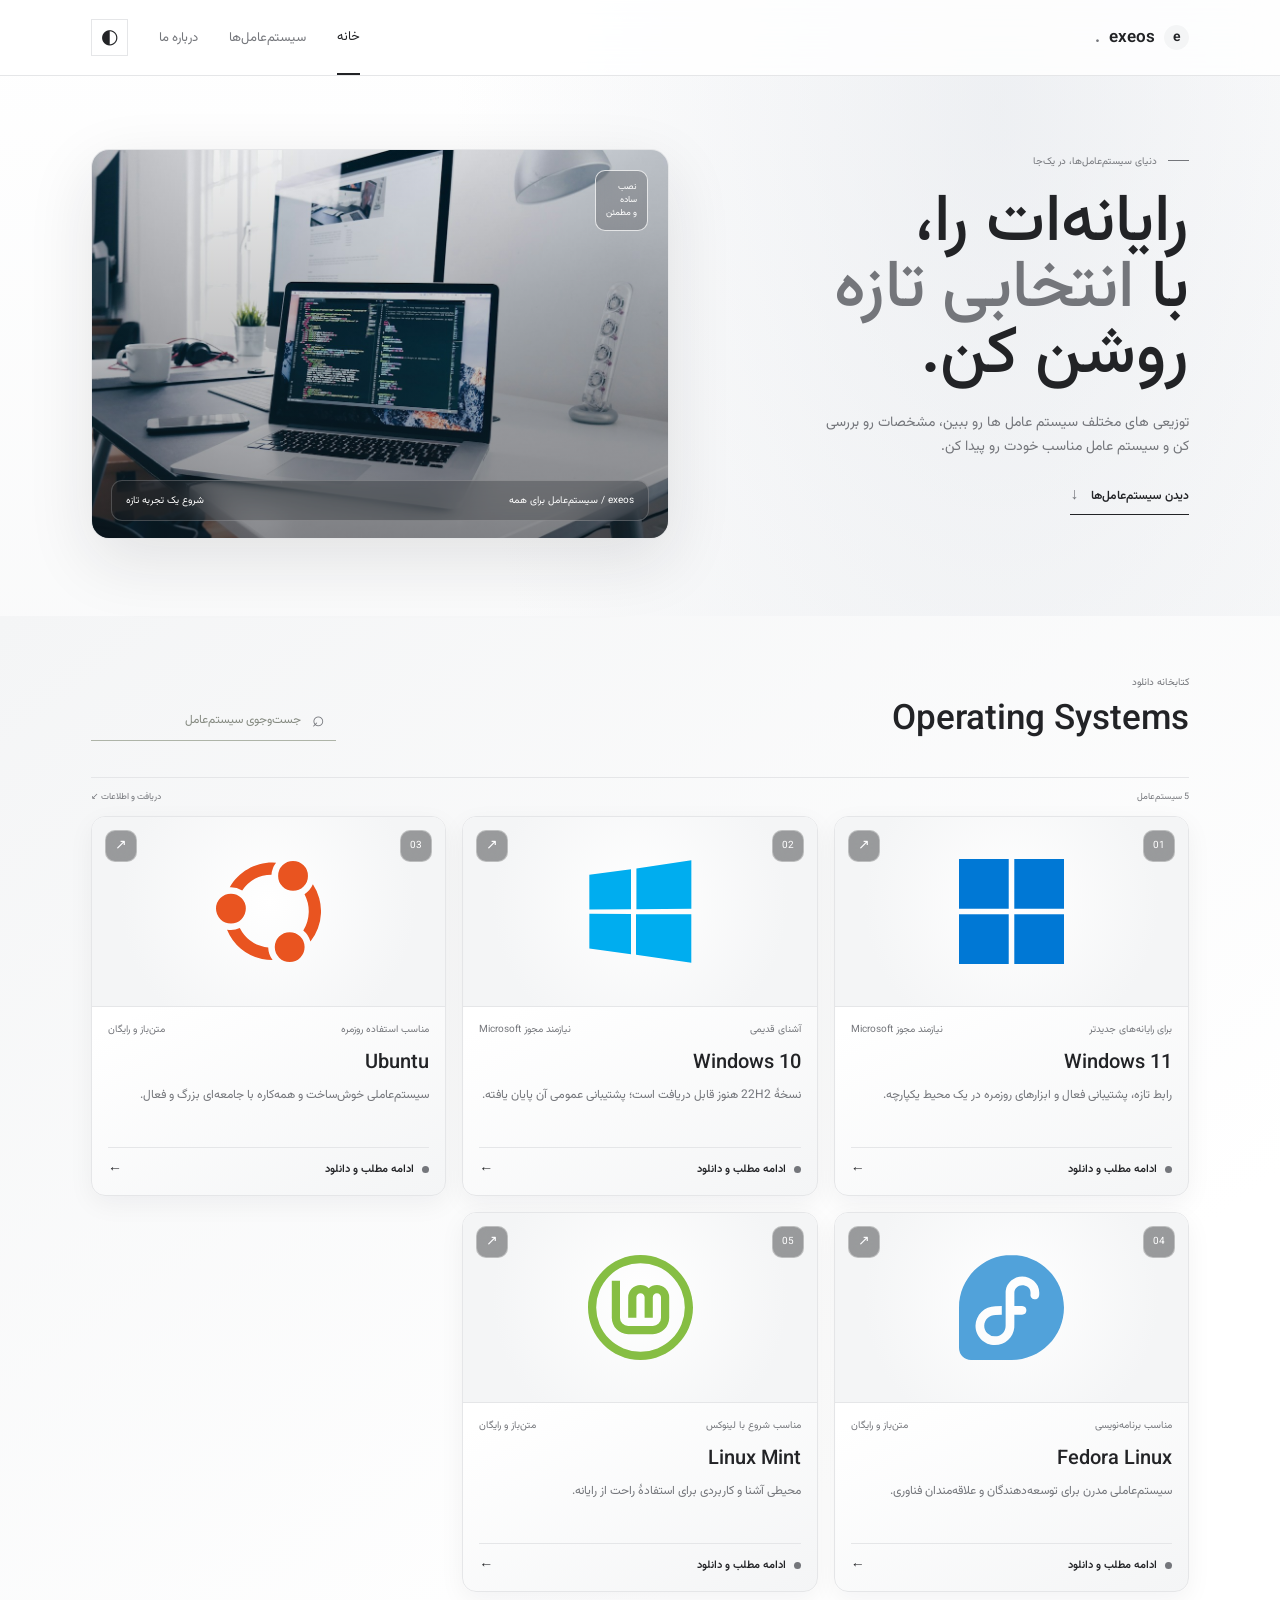
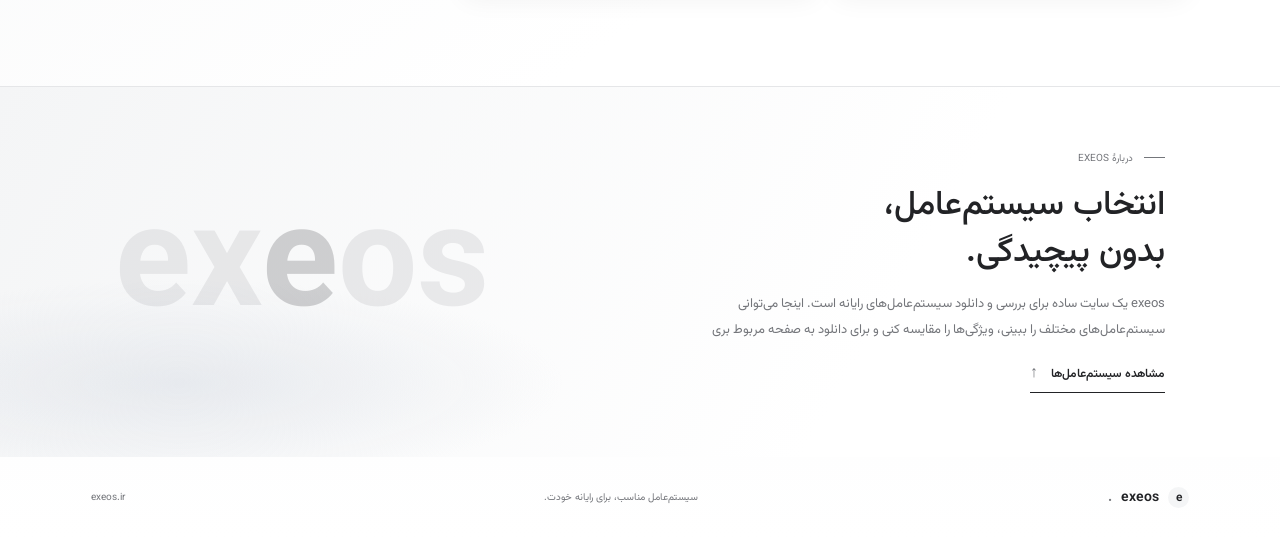
<file: index.html>
<!doctype html>
<html lang="fa" dir="rtl">
  <head>
    <meta charset="utf-8" />
    <meta name="viewport" content="width=device-width, initial-scale=1" />
    <meta name="theme-color" content="#f7f7f8" />
    <meta
      name="description"
      content="exeos مرجع انتخاب و دانلود سیستم‌عامل برای رایانه شما."
    />
    <title>exeos | دانلود سیستم‌عامل</title>
    <link rel="preconnect" href="https://fonts.googleapis.com" />
    <link rel="preconnect" href="https://fonts.gstatic.com" crossorigin />
    <link
      href="https://fonts.googleapis.com/css2?family=Vazirmatn:wght@400;500;600;700;800&display=swap"
      rel="stylesheet"
    />
    <link rel="stylesheet" href="style.css" />
    <script src="catalog.js" defer></script>
    <script src="index.js" defer></script>
  </head>
  <body>
    <header class="site-header">
      <a class="wordmark" href="index.html" aria-label="صفحه اصلی exeos"
        ><span class="wordmark-mark" aria-hidden="true">e</span> exeos<span
          class="wordmark-period"
          >.</span
        ></a
      >
      <nav class="header-nav" id="primary-navigation" aria-label="ناوبری اصلی">
        <a class="nav-link nav-link-active" href="index.html">خانه</a>
        <a class="nav-link" href="#systems">سیستم‌عامل‌ها</a>
        <a class="nav-link" href="#about">درباره ما</a>
        <button
          class="theme-toggle"
          id="theme-toggle"
          type="button"
          aria-label="فعال‌کردن حالت تاریک"
          title="تغییر پوسته"
        >
          <span aria-hidden="true">◐</span>
        </button>
        <button
          class="menu-toggle"
          id="menu-toggle"
          type="button"
          aria-label="باز کردن منو"
          aria-expanded="false"
          aria-controls="primary-navigation"
        >
          <span aria-hidden="true"></span>
          <span aria-hidden="true"></span>
        </button>
      </nav>
    </header>

    <main>
      <section class="intro" aria-labelledby="page-title">
        <div class="intro-copy">
          <p class="eyebrow">
            <span class="eyebrow-line" aria-hidden="true"></span> دنیای
            سیستم‌عامل‌ها، در یک‌جا
          </p>
          <h1 id="page-title">
            رایانه‌ات را،<br />با <span>انتخابی تازه</span> روشن کن.
          </h1>
          <p class="intro-description">
            توزیعی های مختلف سیستم عامل ها رو ببین، مشخصات رو بررسی کن و سیستم
            عامل مناسب خودت رو پیدا کن.
          </p>
          <a class="text-link" href="#systems"
            >دیدن سیستم‌عامل‌ها <span aria-hidden="true">↓</span></a
          >
        </div>
        <div class="intro-art" aria-label="نمایی از یک محیط کار دیجیتال">
          <img src="sources/pics/hero-workspace.jpg" alt="رایانه و میز کار" />
          <div class="art-caption">
            <span>exeos / سیستم‌عامل برای همه</span
            ><span>شروع یک تجربه تازه</span>
          </div>
          <span class="art-stamp" aria-hidden="true"
            >نصب<br />ساده<br />و مطمئن</span
          >
        </div>
      </section>

      <section
        class="collection"
        id="systems"
        aria-labelledby="collection-title"
      >
        <div class="section-heading">
          <div>
            <p class="eyebrow">کتابخانه دانلود</p>
            <h2 id="collection-title">Operating Systems</h2>
          </div>
          <label class="search-box">
            <span class="search-icon" aria-hidden="true">⌕</span>
            <span class="visually-hidden">جست‌وجوی سیستم‌عامل</span>
            <input
              id="system-search"
              type="search"
              placeholder="جست‌وجوی سیستم‌عامل"
              autocomplete="off"
            />
          </label>
        </div>
        <div class="collection-meta">
          <span id="result-count">در حال دریافت فهرست</span
          ><span>دریافت و اطلاعات <span aria-hidden="true">↙</span></span>
        </div>
        <div class="system-grid" id="system-grid" aria-live="polite"></div>
        <p class="empty-state" id="empty-state" hidden>
          موردی پیدا نشد. عبارت دیگری را جست‌وجو کنید.
        </p>
      </section>

      <section class="about-section" id="about" aria-labelledby="about-title">
        <div class="about-inner">
          <p class="eyebrow">
            <span class="eyebrow-line" aria-hidden="true"></span> دربارهٔ exeos
          </p>
          <h2 id="about-title">انتخاب سیستم‌عامل،<br />بدون پیچیدگی.</h2>
          <p>
            exeos یک سایت ساده برای بررسی و دانلود سیستم‌عامل‌های رایانه است.
            اینجا می‌توانی سیستم‌عامل‌های مختلف را ببینی، ویژگی‌ها را مقایسه کنی
            و برای دانلود به صفحه مربوط بری
          </p>
          <a class="text-link" href="#systems"
            >مشاهده سیستم‌عامل‌ها <span aria-hidden="true">↑</span></a
          >
        </div>
        <div class="about-mark" aria-hidden="true">ex<span>e</span>os</div>
      </section>
    </main>

    <footer class="site-footer">
      <a class="wordmark" href="index.html"
        ><span class="wordmark-mark" aria-hidden="true">e</span> exeos<span
          class="wordmark-period"
          >.</span
        ></a
      >
      <span>سیستم‌عامل مناسب، برای رایانه خودت.</span>
      <span>exeos.ir</span>
    </footer>
    <script src="theme.js" defer></script>
  </body>
</html>
</file>
<file: style.css>
:root {
  color-scheme: light;
  --paper: #ffffff;
  --ink: #222326;
  --muted: #74767b;
  --line: #e5e6e8;
  --soft: #f4f5f6;
  --accent: #35373b;
  --accent-text: #ffffff;
  --lime: #e9eaec;
  --blue: #eceef0;
  --serif: "Vazirmatn", sans-serif;
  --sans: "Vazirmatn", sans-serif;
  --mono: "Vazirmatn", sans-serif;
  font-family: var(--sans);
}

:root[data-theme="dark"] {
  color-scheme: dark;
  --paper: #1c1d1f;
  --ink: #f0f0f1;
  --muted: #a3a5aa;
  --line: #383a3e;
  --soft: #252629;
  --accent: #ececee;
  --accent-text: #202124;
  --lime: #323438;
  --blue: #292a2d;
}

* {
  box-sizing: border-box;
}
html {
  scroll-behavior: smooth;
}
body {
  margin: 0;
  background: var(--paper);
  color: var(--ink);
  font-family: var(--sans);
  -webkit-font-smoothing: antialiased;
}
a {
  color: inherit;
}
button,
input {
  font: inherit;
}
img {
  display: block;
  width: 100%;
}
.visually-hidden {
  position: absolute;
  width: 1px;
  height: 1px;
  padding: 0;
  margin: -1px;
  overflow: hidden;
  clip: rect(0, 0, 0, 0);
  white-space: nowrap;
  border: 0;
}

.site-header {
  height: 76px;
  padding: 0 7.1%;
  border-bottom: 1px solid var(--line);
  display: flex;
  align-items: center;
  justify-content: space-between;
}
.wordmark {
  display: inline-flex;
  align-items: center;
  gap: 9px;
  text-decoration: none;
  font: 600 17px var(--serif);
  letter-spacing: 0;
}
.wordmark-mark {
  display: grid;
  place-items: center;
  width: 25px;
  height: 25px;
  border-radius: 50%;
  background: var(--lime);
  font: 600 14px var(--serif);
}
.wordmark-period {
  color: #768d30;
  margin-left: -9px;
}
.header-nav {
  display: flex;
  align-items: center;
  gap: 31px;
  height: 100%;
}
.nav-link {
  color: var(--muted);
  font-size: 13px;
  text-decoration: none;
}
.nav-link:hover,
.nav-link-active {
  color: var(--ink);
}
.nav-link-active {
  height: 100%;
  display: grid;
  align-items: center;
  border-bottom: 2px solid var(--ink);
}
.header-note {
  display: flex;
  align-items: center;
  gap: 8px;
  padding-left: 25px;
  border-left: 1px solid var(--line);
  color: var(--muted);
  font: 11px var(--mono);
}
.status-dot {
  width: 7px;
  height: 7px;
  display: inline-block;
  border-radius: 50%;
  background: #8ea93e;
  flex: 0 0 auto;
}

.intro {
  max-width: 1320px;
  min-height: 565px;
  margin: 0 auto;
  padding: 69px 7.1% 74px;
  display: grid;
  grid-template-columns: 0.94fr 1.06fr;
  align-items: center;
  gap: 7%;
}
.intro-copy {
  padding: 0 0 18px;
}
.eyebrow {
  margin: 0 0 23px;
  color: var(--muted);
  font: 10px var(--mono);
  letter-spacing: 0;
  text-transform: uppercase;
}
.eyebrow-line {
  width: 21px;
  height: 1px;
  display: inline-block;
  margin: 0 8px 3px 0;
  background: #859743;
}
h1,
h2,
h3,
p {
  margin-top: 0;
}
h1,
h2,
h3 {
  font-family: var(--serif);
  letter-spacing: 0;
}
h1 {
  max-width: 530px;
  margin-bottom: 21px;
  font-size: clamp(46px, 5.2vw, 72px);
  font-weight: 500;
  line-height: 0.99;
}
h1 span {
  color: #788a40;
}
.intro-description {
  max-width: 370px;
  margin-bottom: 23px;
  color: var(--muted);
  font-size: 14px;
  line-height: 1.75;
}
.text-link {
  display: inline-flex;
  gap: 13px;
  align-items: center;
  padding: 0 0 6px;
  border-bottom: 1px solid var(--ink);
  font-size: 12px;
  font-weight: 600;
  text-decoration: none;
}
.text-link span {
  color: #748936;
  font-size: 16px;
}
.intro-art {
  position: relative;
  height: 350px;
  background: var(--blue);
}
.intro-art img {
  height: 100%;
  object-fit: cover;
}
.intro-art::after {
  position: absolute;
  inset: 0;
  background: linear-gradient(180deg, transparent 65%, rgb(20 24 20 / 43%));
  content: "";
  pointer-events: none;
}
.art-caption {
  position: absolute;
  z-index: 1;
  right: 19px;
  bottom: 17px;
  left: 19px;
  display: flex;
  justify-content: space-between;
  gap: 12px;
  color: white;
  font: 10px var(--mono);
}
.art-stamp {
  position: absolute;
  top: 20px;
  right: 20px;
  z-index: 1;
  padding: 10px;
  border: 1px solid rgb(255 255 255 / 75%);
  color: white;
  font: 9px/1.45 var(--mono);
}

.collection {
  padding: 59px 7.1% 94px;
  background: #eaede5;
}
.section-heading,
.collection-meta {
  max-width: 1128px;
  margin-right: auto;
  margin-left: auto;
}
.section-heading {
  display: flex;
  align-items: end;
  justify-content: space-between;
  gap: 22px;
  margin-bottom: 36px;
}
.section-heading .eyebrow {
  margin-bottom: 12px;
}
h2 {
  margin-bottom: 0;
  font-size: 35px;
  font-weight: 500;
  line-height: 1.1;
}
.search-box {
  display: flex;
  align-items: center;
  gap: 9px;
  width: 245px;
  padding: 9px 11px;
  border-bottom: 1px solid #aeb4a8;
  color: var(--muted);
}
.search-icon {
  font-size: 21px;
  line-height: 1;
}
.search-box input {
  width: 100%;
  min-width: 0;
  border: 0;
  outline: 0;
  background: transparent;
  color: var(--ink);
  font-size: 12px;
}
.search-box input::placeholder {
  color: #858a81;
}
.search-box:focus-within {
  border-bottom-color: var(--ink);
}
kbd {
  padding: 1px 5px;
  border: 1px solid var(--line);
  font: 10px var(--mono);
}
.collection-meta {
  display: flex;
  justify-content: space-between;
  padding: 12px 0;
  border-top: 1px solid #cbd0c6;
  color: var(--muted);
  font: 9px var(--mono);
}
.collection-meta > span:last-child {
  color: #51564d;
}
.system-grid {
  max-width: 1128px;
  margin: 0 auto;
  display: grid;
  grid-template-columns: repeat(3, minmax(0, 1fr));
  gap: 18px;
}
.system-card {
  min-width: 0;
  background: var(--paper);
  color: inherit;
  text-decoration: none;
  animation: rise-in 450ms both;
  animation-delay: calc(var(--card-index, 0) * 75ms);
}
.system-card-image {
  position: relative;
  height: 214px;
  overflow: hidden;
  background: var(--blue);
}
.system-card-image img {
  height: 100%;
  object-fit: cover;
  transition: transform 450ms cubic-bezier(0.2, 0.7, 0.2, 1);
}
.system-card:hover .system-card-image img {
  transform: scale(1.035);
}
.card-number,
.card-arrow {
  position: absolute;
  top: 13px;
  display: grid;
  place-items: center;
  width: 30px;
  height: 30px;
  background: var(--paper);
  font: 10px var(--mono);
}
.card-number {
  left: 13px;
}
.card-arrow {
  right: 13px;
  font-size: 14px;
  transition: background 180ms ease;
}
.system-card:hover .card-arrow {
  background: var(--lime);
}
.system-card-body {
  padding: 18px 18px 16px;
}
.card-meta {
  display: flex;
  justify-content: space-between;
  gap: 8px;
  margin-bottom: 10px;
  color: var(--muted);
  font: 9px var(--mono);
  text-transform: uppercase;
}
.system-card h3 {
  margin-bottom: 7px;
  font-size: 22px;
  font-weight: 500;
}
.system-card-body > p {
  min-height: 43px;
  margin-bottom: 19px;
  color: var(--muted);
  font-size: 12px;
  line-height: 1.65;
}
.card-note {
  display: flex;
  align-items: center;
  gap: 8px;
  padding-top: 11px;
  border-top: 1px solid var(--line);
  font-size: 10px;
  font-weight: 600;
}
.card-note > span:last-child {
  margin-left: auto;
  font-size: 14px;
}
.empty-state {
  max-width: 1128px;
  margin: 24px auto;
  color: var(--muted);
  font-size: 14px;
}

.site-footer {
  min-height: 81px;
  padding: 18px 7.1%;
  display: flex;
  align-items: center;
  justify-content: space-between;
  gap: 18px;
  color: var(--muted);
  font-size: 10px;
}
.site-footer .wordmark {
  color: var(--ink);
  font-size: 14px;
}
.site-footer .wordmark-mark {
  width: 21px;
  height: 21px;
  font-size: 12px;
}
.site-footer .wordmark-period {
  margin-left: -9px;
}

/* Detail page */
.detail-main {
  max-width: 1180px;
  min-height: calc(100vh - 157px);
  margin: 0 auto;
  padding: 43px 6% 76px;
}
.back-link {
  display: inline-flex;
  align-items: center;
  gap: 9px;
  margin-bottom: 34px;
  color: var(--muted);
  font-size: 11px;
  text-decoration: none;
}
.back-link:hover {
  color: var(--ink);
}
.detail-layout {
  display: grid;
  grid-template-columns: 1fr 0.87fr;
  align-items: start;
  gap: 7%;
}
.detail-image-wrap {
  position: sticky;
  top: 24px;
  height: min(58vw, 520px);
  min-height: 330px;
  background: var(--blue);
}
.detail-image-wrap img {
  height: 100%;
  object-fit: cover;
}
.detail-image-label {
  position: absolute;
  right: 14px;
  bottom: 14px;
  left: 14px;
  display: flex;
  justify-content: space-between;
  gap: 10px;
  padding: 11px 12px;
  background: var(--paper);
  font: 9px var(--mono);
}
.detail-copy {
  padding-top: 13px;
}
.detail-copy .eyebrow {
  margin-bottom: 18px;
}
.detail-copy h1 {
  margin-bottom: 15px;
  font-size: clamp(40px, 4.2vw, 57px);
}
.detail-tagline {
  margin-bottom: 22px;
  color: #788a40;
  font: 500 16px var(--serif);
}
.detail-description {
  color: var(--muted);
  font-size: 13px;
  line-height: 1.85;
}
.download-button {
  min-height: 49px;
  margin: 23px 0 27px;
  padding: 0 16px;
  display: inline-flex;
  align-items: center;
  justify-content: center;
  gap: 22px;
  background: var(--lime);
  color: var(--ink);
  font-size: 12px;
  font-weight: 700;
  text-decoration: none;
  transition: background 160ms ease;
}
.download-button:hover {
  background: #c7e454;
}
.download-button span {
  font-size: 16px;
}
.detail-section {
  padding: 20px 0;
  border-top: 1px solid var(--line);
}
.detail-section h2 {
  margin-bottom: 13px;
  font: 10px var(--mono);
  text-transform: uppercase;
}
.detail-section p {
  margin-bottom: 0;
  color: var(--muted);
  font-size: 12px;
  line-height: 1.7;
}
.feature-list {
  margin: 0;
  padding: 0;
  list-style: none;
}
.feature-list li {
  display: flex;
  align-items: baseline;
  gap: 10px;
  padding: 7px 0;
  color: var(--muted);
  font-size: 12px;
}
.feature-list li::before {
  width: 6px;
  height: 6px;
  display: inline-block;
  border-radius: 50%;
  background: #727a7e;
  content: "";
  flex: 0 0 auto;
}
.detail-error {
  max-width: 590px;
  padding: 80px 0;
}
.detail-error h1 {
  font-size: 46px;
}
.detail-error p {
  color: var(--muted);
  font-size: 14px;
  line-height: 1.7;
}
.detail-error .text-link {
  margin-top: 10px;
}

@keyframes rise-in {
  from {
    opacity: 0;
    transform: translateY(10px);
  }
  to {
    opacity: 1;
    transform: translateY(0);
  }
}

@media (max-width: 850px) {
  .intro {
    gap: 5%;
    padding-right: 6%;
    padding-left: 6%;
  }
  .intro-art {
    height: 300px;
  }
  .collection {
    padding-right: 6%;
    padding-left: 6%;
  }
  .system-grid {
    grid-template-columns: repeat(2, minmax(0, 1fr));
  }
  .detail-main {
    padding-right: 6%;
    padding-left: 6%;
  }
  .detail-layout {
    gap: 5%;
  }
  .detail-image-wrap {
    min-height: 290px;
  }
}

@media (max-width: 600px) {
  .site-header {
    height: 64px;
    padding: 0 20px;
  }
  .header-nav {
    gap: 18px;
  }
  .header-note {
    display: none;
  }
  .intro {
    min-height: auto;
    padding: 53px 20px 44px;
    grid-template-columns: 1fr;
    gap: 28px;
  }
  h1 {
    font-size: 52px;
  }
  .intro-art {
    height: 255px;
  }
  .art-caption {
    font-size: 8px;
  }
  .collection {
    padding: 41px 20px 62px;
  }
  .section-heading {
    align-items: start;
    flex-direction: column;
    margin-bottom: 24px;
  }
  h2 {
    font-size: 30px;
  }
  .search-box {
    width: 100%;
  }
  .system-grid {
    grid-template-columns: 1fr;
    gap: 13px;
  }
  .system-card-image {
    height: 230px;
  }
  .system-card-body > p {
    min-height: 0;
  }
  .site-footer {
    align-items: flex-start;
    flex-direction: column;
    padding: 22px 20px;
    gap: 10px;
  }
  .detail-main {
    min-height: calc(100vh - 210px);
    padding: 27px 20px 54px;
  }
  .back-link {
    margin-bottom: 23px;
  }
  .detail-layout {
    grid-template-columns: 1fr;
    gap: 26px;
  }
  .detail-image-wrap {
    position: relative;
    top: auto;
    height: 65vw;
    min-height: 235px;
    max-height: 390px;
  }
  .detail-copy {
    padding-top: 0;
  }
  .detail-copy h1 {
    font-size: 46px;
  }
}

.detail-image-wrap .os-screenshot-image {
  width: 100%;
  height: 100%;
  padding: 0;
  object-fit: cover !important;
  background: var(--soft);
}
.detail-thumbnail .os-screenshot-image {
  width: 100%;
  height: 100%;
  padding: 0;
  object-fit: cover !important;
}
.download-note {
  display: flex;
  align-items: center;
  justify-content: center;
  gap: 6px;
  margin: -18px 0 5px;
  color: var(--muted);
  text-align: center;
  font-size: 10px;
}
.download-note-icon {
  width: 13px;
  height: 13px;
  display: inline-grid;
  place-items: center;
  flex: 0 0 auto;
  border: 1px solid currentColor;
  border-radius: 50%;
  font-size: 8px;
  line-height: 1;
}
@media (max-width: 600px) {
  .site-footer {
    display: grid;
    grid-template-columns: 1fr auto;
    min-height: 64px;
    align-items: center;
    direction: ltr;
    padding: 14px 20px;
    gap: 12px;
  }
  .site-footer .wordmark {
    grid-column: 2;
    grid-row: 1;
    margin-left: 0;
    direction: rtl;
    justify-self: end;
  }
  .site-footer > span:nth-of-type(1) {
    display: none;
  }
  .site-footer > span:nth-of-type(2) {
    grid-column: 1;
    grid-row: 1;
    margin: 0;
    direction: ltr;
    text-align: left;
    justify-self: start;
    white-space: nowrap;
  }
}

@media (prefers-reduced-motion: reduce) {
  *,
  *::before,
  *::after {
    scroll-behavior: auto !important;
    animation-duration: 0.01ms !important;
    animation-iteration-count: 1 !important;
    transition-duration: 0.01ms !important;
  }
}

/* Persian store and product gallery */
html[dir="rtl"] body {
  text-align: right;
}
html[dir="rtl"] .header-note {
  padding-right: 25px;
  padding-left: 0;
  border-right: 1px solid var(--line);
  border-left: 0;
}
html[dir="rtl"] .eyebrow-line {
  margin-right: 0;
  margin-left: 8px;
}
html[dir="rtl"] .card-number {
  right: 13px;
  left: auto;
}
html[dir="rtl"] .card-arrow {
  right: auto;
  left: 13px;
}
html[dir="rtl"] .card-note > span:last-child {
  margin-right: auto;
  margin-left: 0;
}
html[dir="rtl"] .detail-section h2 {
  text-align: right;
}

.theme-toggle {
  width: 37px;
  height: 37px;
  display: grid;
  place-items: center;
  border: 1px solid var(--line);
  background: transparent;
  color: var(--ink);
  cursor: pointer;
  font-size: 20px;
}
.theme-toggle:hover {
  background: var(--soft);
}
.detail-gallery {
  position: sticky;
  top: 24px;
  min-width: 0;
}
.detail-image-wrap {
  position: relative;
  height: min(48vw, 510px);
  overflow: hidden;
  background: var(--soft);
}
.detail-thumbnails {
  display: grid;
  grid-template-columns: repeat(3, minmax(0, 1fr));
  gap: 10px;
  margin-top: 10px;
}
.detail-thumbnail {
  height: 94px;
  padding: 0;
  overflow: hidden;
  border: 1px solid transparent;
  background: var(--soft);
  cursor: pointer;
}
.detail-thumbnail[aria-pressed="true"] {
  border-color: var(--ink);
}
.detail-thumbnail {
  position: relative;
  border-radius: 12px;
  opacity: 0.68;
  transition:
    opacity 180ms ease,
    border-color 180ms ease,
    transform 180ms ease;
}
.detail-thumbnail:hover {
  opacity: 0.9;
  transform: translateY(-2px);
}
.detail-thumbnail[aria-pressed="true"] {
  opacity: 1;
  border-width: 2px;
  box-shadow: 0 5px 18px rgb(20 24 30 / 10%);
}
.os-icon-image {
  padding: 17%;
  object-fit: contain !important;
  background: radial-gradient(circle at 50% 45%, var(--paper), var(--soft) 72%);
}
.system-card-image .os-icon-image {
  padding: 42px;
}
.detail-image-wrap .os-icon-image {
  padding: clamp(70px, 12vw, 150px);
}
.detail-thumbnail .os-icon-image {
  padding: 14px;
}
.about-section {
  position: relative;
  min-height: 330px;
  padding: 64px 9%;
  display: flex;
  align-items: center;
  justify-content: space-between;
  gap: 44px;
  overflow: hidden;
  border-top: 1px solid var(--line);
  background:
    radial-gradient(
      ellipse at 14% 80%,
      rgb(213 218 226 / 48%),
      transparent 24rem
    ),
    linear-gradient(120deg, var(--soft), var(--paper) 68%);
}
.about-inner {
  position: relative;
  z-index: 1;
  max-width: 510px;
}
.about-inner .eyebrow {
  margin-bottom: 16px;
}
.about-inner h2 {
  margin-bottom: 14px;
  font-size: 34px;
  line-height: 1.4;
}
.about-inner > p:not(.eyebrow) {
  max-width: 480px;
  margin-bottom: 18px;
  color: var(--muted);
  font-size: 13px;
  line-height: 2;
}
.about-mark {
  color: color-mix(in srgb, var(--muted) 13%, transparent);
  font: 700 clamp(68px, 11vw, 150px) / 1 var(--sans);
  direction: ltr;
  user-select: none;
}
.about-mark span {
  color: color-mix(in srgb, var(--ink) 20%, transparent);
}
html[dir="rtl"] .about-section {
  text-align: right;
}
@media (max-width: 600px) {
  .about-section {
    min-height: 0;
    padding: 45px 20px;
  }
  .about-mark {
    display: none;
  }
  .about-inner h2 {
    font-size: 29px;
  }
}
:root[data-theme="dark"] .about-section {
  background:
    radial-gradient(
      ellipse at 14% 80%,
      rgb(95 99 108 / 17%),
      transparent 24rem
    ),
    linear-gradient(120deg, var(--soft), var(--paper) 68%);
}
.detail-thumbnail img {
  width: 100%;
  height: 100%;
  object-fit: cover;
}
.download-button {
  width: 100%;
  background: var(--accent);
  color: var(--accent-text);
}
.download-button:hover {
  opacity: 0.88;
}
.download-button-disabled {
  cursor: not-allowed;
  opacity: 0.55;
}
.download-note {
  margin: -18px 0 5px;
  color: var(--muted);
  text-align: center;
  font-size: 10px;
}
.official-link {
  display: block;
  margin: 10px 0 21px;
  color: var(--muted);
  text-align: center;
  font-size: 10px;
  text-decoration: underline;
  text-underline-offset: 3px;
}
.official-link:hover {
  color: var(--ink);
}
.product-facts {
  display: grid;
  grid-template-columns: repeat(2, minmax(0, 1fr));
  margin: 0 0 20px;
  border-top: 1px solid var(--line);
  border-right: 1px solid var(--line);
}
.product-facts > div {
  min-width: 0;
  padding: 12px;
  border-bottom: 1px solid var(--line);
  border-left: 1px solid var(--line);
}
.product-facts dt {
  margin-bottom: 5px;
  color: var(--muted);
  font-size: 10px;
}
.product-facts dd {
  margin: 0;
  font-size: 12px;
  font-weight: 600;
}
.detail-tagline {
  color: var(--muted);
}
.collection {
  background: var(--soft);
}
.system-card {
  background: var(--paper);
}
.wordmark-mark {
  background: var(--soft);
}
.wordmark-period,
h1 span,
.text-link span,
.detail-tagline {
  color: var(--muted);
}
.eyebrow-line,
.status-dot {
  background: var(--muted);
}
.download-button:hover {
  background: var(--accent);
}
.system-card:hover .card-arrow {
  background: var(--soft);
}

@media (max-width: 850px) {
  .detail-thumbnail {
    height: 76px;
  }
}
@media (max-width: 600px) {
  .detail-gallery {
    position: relative;
    top: auto;
  }
  .detail-thumbnail {
    height: 70px;
  }
}

/* exeos storefront */
body {
  background:
    radial-gradient(
      ellipse at 78% 5%,
      rgb(220 224 230 / 48%),
      transparent 34rem
    ),
    linear-gradient(180deg, var(--paper) 0%, var(--soft) 60%, var(--paper) 100%);
}
.wordmark-period,
h1 span,
.text-link span,
.detail-tagline {
  color: var(--muted);
}
.eyebrow-line,
.status-dot {
  background: var(--muted);
}
.intro {
  min-height: 540px;
  grid-template-columns: 0.88fr 1.12fr;
  gap: 6%;
}
.intro-art {
  height: 390px;
  overflow: hidden;
  border: 1px solid var(--line);
  border-radius: 18px;
  box-shadow: 0 22px 66px rgb(25 29 35 / 11%);
}
.intro-art::after {
  background: linear-gradient(180deg, rgb(18 20 24 / 3%), rgb(18 20 24 / 45%));
}
.art-caption {
  align-items: center;
  padding: 12px 14px;
  border: 1px solid rgb(255 255 255 / 20%);
  border-radius: 11px;
  background: rgb(28 30 34 / 27%);
  backdrop-filter: blur(14px);
}
.art-stamp {
  border-radius: 10px;
  background: rgb(28 30 34 / 22%);
  backdrop-filter: blur(14px);
}
.collection {
  background: linear-gradient(145deg, var(--soft) 0%, var(--paper) 74%);
}
.collection-meta {
  border-color: var(--line);
}
.collection-meta > span:last-child {
  color: var(--muted);
}
.system-grid {
  grid-template-columns: repeat(auto-fit, minmax(min(100%, 270px), 1fr));
  gap: 16px;
}
.system-card {
  overflow: hidden;
  border: 1px solid var(--line);
  border-radius: 14px;
  background: linear-gradient(155deg, var(--paper) 40%, var(--soft));
  box-shadow: 0 8px 26px rgb(24 27 32 / 5%);
  transition:
    transform 180ms ease,
    border-color 180ms ease,
    box-shadow 180ms ease;
}
.system-card:hover {
  transform: translateY(-3px);
  border-color: var(--muted);
  box-shadow: 0 16px 38px rgb(24 27 32 / 10%);
}
.system-card-image {
  height: 190px;
  border-bottom: 1px solid var(--line);
}
.card-number,
.card-arrow {
  width: 32px;
  height: 32px;
  border: 1px solid rgb(255 255 255 / 35%);
  border-radius: 10px;
  background: rgb(27 29 33 / 42%);
  color: #fff;
  backdrop-filter: blur(13px);
}
.system-card-body {
  padding: 15px 16px 14px;
}
.card-meta {
  font-size: 10px;
  text-transform: none;
}
.system-card h3 {
  font-size: 20px;
}
.system-card-body > p {
  min-height: 42px;
}
.card-note {
  font-size: 11px;
}
.system-card:hover .card-arrow {
  background: rgb(27 29 33 / 62%);
}
.site-header {
  position: sticky;
  top: 0;
  z-index: 5;
  background: color-mix(in srgb, var(--paper) 82%, transparent);
  backdrop-filter: blur(18px);
}
.detail-image-wrap {
  overflow: hidden;
  border: 1px solid var(--line);
  border-radius: 16px;
}
.detail-image-label {
  border: 1px solid rgb(255 255 255 / 40%);
  border-radius: 11px;
  background: color-mix(in srgb, var(--paper) 76%, transparent);
  backdrop-filter: blur(16px);
}
.download-button {
  border-radius: 10px;
}
.product-facts {
  overflow: hidden;
  border-radius: 11px;
}

@media (max-width: 850px) {
  .intro {
    grid-template-columns: 0.9fr 1.1fr;
  }
  .intro-art {
    height: 330px;
  }
}
@media (max-width: 600px) {
  .intro {
    grid-template-columns: 1fr;
    padding-top: 44px;
  }
  .intro-art {
    height: 245px;
    border-radius: 14px;
  }
  .system-grid {
    grid-template-columns: repeat(auto-fit, minmax(min(100%, 235px), 1fr));
  }
  .system-card-image {
    height: 185px;
  }
}
@media (prefers-reduced-motion: reduce) {
  .system-card {
    transition: none;
  }
}
:root[data-theme="dark"] body {
  background:
    radial-gradient(ellipse at 78% 5%, rgb(95 99 108 / 17%), transparent 34rem),
    linear-gradient(180deg, var(--paper) 0%, var(--soft) 60%, var(--paper) 100%);
}

.menu-toggle {
  display: none;
  width: 40px;
  height: 40px;
  padding: 0;
  align-items: center;
  justify-content: center;
  flex-direction: column;
  gap: 5px;
  border: 1px solid var(--line);
  border-radius: 10px;
  background: var(--paper);
  color: var(--ink);
  cursor: pointer;
}
.menu-toggle span {
  width: 17px;
  height: 2px;
  border-radius: 2px;
  background: currentColor;
  transition: transform 160ms ease;
}
.menu-toggle[aria-expanded="true"] span:first-child {
  transform: translateY(3.5px) rotate(45deg);
}
.menu-toggle[aria-expanded="true"] span:last-child {
  transform: translateY(-3.5px) rotate(-45deg);
}

@media (max-width: 600px) {
  .site-header {
    position: sticky;
    z-index: 10;
  }
  .header-nav {
    position: relative;
    gap: 9px;
  }
  .menu-toggle {
    display: flex;
  }
  .header-nav .nav-link {
    display: none;
  }
  .header-nav.is-open {
    position: static;
  }
  .header-nav.is-open .nav-link {
    position: absolute;
    z-index: 11;
    right: 14px;
    left: 14px;
    display: flex;
    align-items: center;
    min-height: 48px;
    padding: 0 16px;
    border: 1px solid var(--line);
    border-radius: 10px;
    background: color-mix(in srgb, var(--paper) 92%, transparent);
    box-shadow: 0 12px 30px rgb(20 24 30 / 12%);
    backdrop-filter: blur(18px);
  }
  .header-nav.is-open .nav-link:nth-of-type(1) {
    top: 70px;
  }
  .header-nav.is-open .nav-link:nth-of-type(2) {
    top: 124px;
  }
  .header-nav.is-open .nav-link:nth-of-type(3) {
    top: 178px;
  }
  .header-nav.is-open .nav-link-active {
    border-bottom: 1px solid var(--line);
  }
}
</file>
